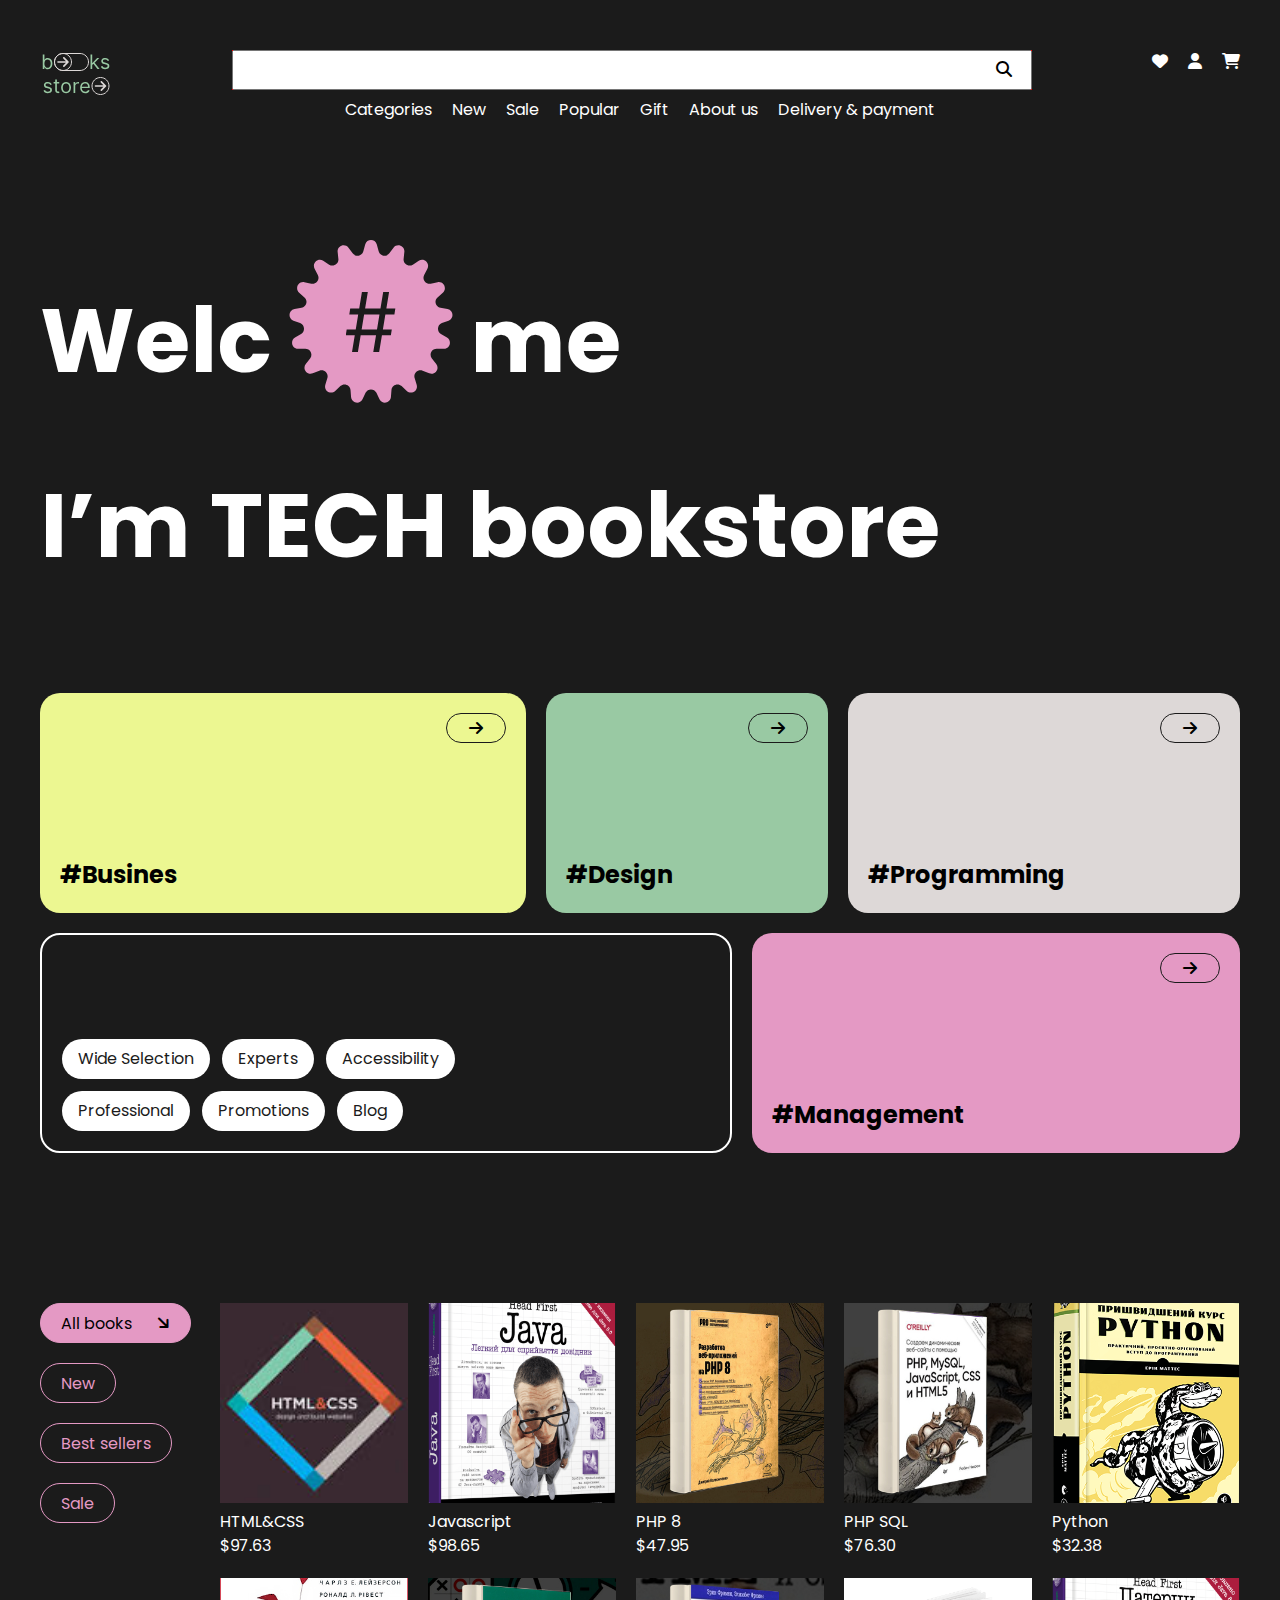
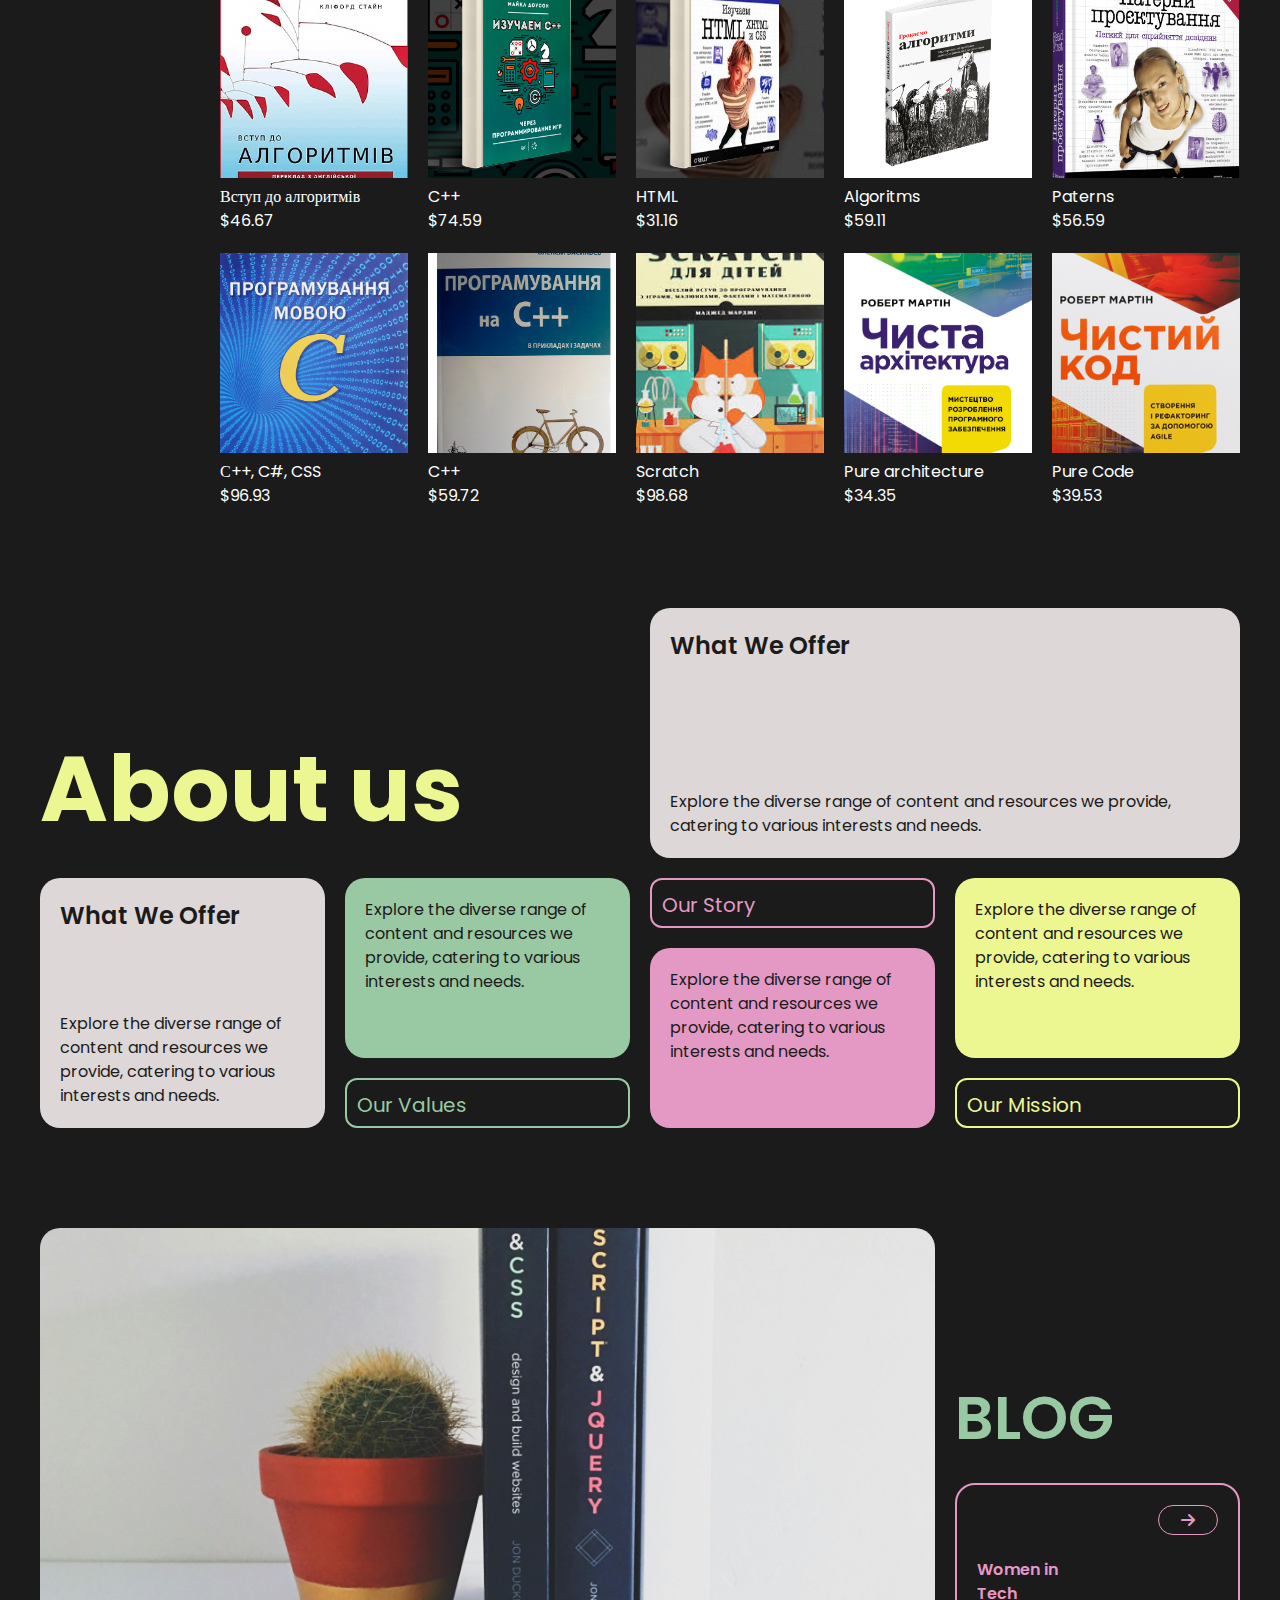
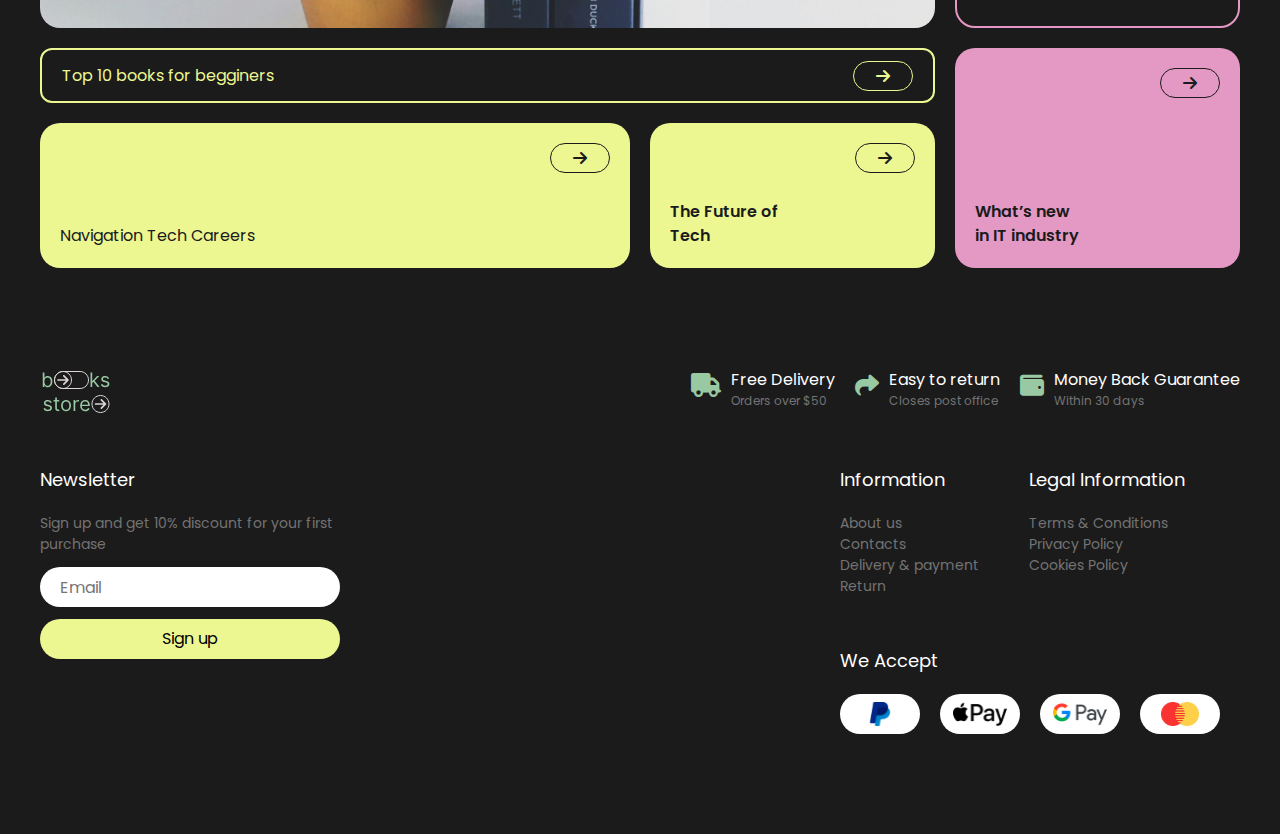
<file: index.html>
<!DOCTYPE html>
<html lang="en">

<head>
  <meta charset="UTF-8">
  <meta name="viewport" content="width=device-width, initial-scale=1.0">
  <title>Book Store</title>
  <link rel="stylesheet" href="css/navigation.css">
  <link rel="stylesheet" href="css/style.css">
  <link rel="stylesheet" href="css/reset.css">
  <link rel="stylesheet" href="https://cdnjs.cloudflare.com/ajax/libs/font-awesome/6.7.2/css/all.min.css">
</head>

<body>
  <div class="wrapper">
    <header class="header">
      <nav class="header__nav nav__container">
        <div class="nav__item nav__item__1">
          <img src="img/logo.svg" alt="" class="logo">
          <div class="search__panel">
            <input type="text" class="search__input" id="searchInput">
            <span class="search__btn">
              <i class="fa-solid fa-magnifying-glass"></i>
            </span>
          </div>
          <ul class="user__icon-menu">
            <li class="heart">
              <i class="fa-solid fa-heart"></i>
            </li>
            <li class="user__login">
              <i class="fa-solid fa-user"></i>
            </li>
            <li class="cart">
              <i class="fa-solid fa-cart-shopping"></i>
            </li>
          </ul>
        </div>
        <div class="nav__item nav__item__2">
          <ul class="menu">
            <li class="menu__list">Categories</li>
            <li class="menu__list">New</li>
            <li class="menu__list">Sale</li>
            <li class="menu__list">Popular</li>
            <li class="menu__list">Gift</li>
            <li class="menu__list">About us</li>
            <li class="menu__list">Delivery & payment</li>
          </ul>
        </div>
      </nav>
    </header>

    <main class="main">
      <div class="heading__container heading">
        <h1 class="heading__title">Welc
          <div class="heading__star">
            <img src="img/star.svg" alt="" class="star">
            <img src="img/hashtag.svg" alt="" class="hashtag">
          </div>
          me
        </h1>
        <h1 class="heading__title">I’m TECH bookstore</h1>
      </div>
      <div class="hero__container">

        <div class="tags-section__tag busines">
          <div class="arrow-block">
            <span class="arrow">
              <i class="fa-solid fa-arrow-right"></i>
            </span>
          </div>
          <h2 class="tags__title">#Busines</h2>
        </div>
        <div class="tags-section__tag design">
          <div class="arrow-block">
            <span class="arrow">
              <i class="fa-solid fa-arrow-right"></i>
            </span>
          </div>
          <h2 class="tags__title">#Design</h2>
        </div>
        <div class="tags-section__tag programming">
          <div class="arrow-block">
            <span class="arrow">
              <i class="fa-solid fa-arrow-right"></i>
            </span>
          </div>
          <h2 class="tags__title">#Programming</h2>
        </div>
        <div class="tags-section__tag extras">
          <div class="block"></div>
          <div class="extras__block">
            <div class="extras__item">Wide Selection</div>
            <div class="extras__item">Experts</div>
            <div class="extras__item">Accessibility</div>
            <div class="extras__item">Professional</div>
            <div class="extras__item">Promotions</div>
            <div class="extras__item">Blog</div>
          </div>
        </div>
        <div class="tags-section__tag management">
          <div class="arrow-block">
            <span class="arrow">
              <i class="fa-solid fa-arrow-right"></i>
            </span>
          </div>
          <h2 class="tags__title">#Management</h2>
        </div>
      </div>

      <div class="category__container category__grid">
        <div class="categories">
          <div class="product-category" data-target="cleanse">All books
            <span class="product__arrow">
              <i class="fa-solid fa-arrow-right"></i>
            </span>
          </div>
          <div class="product-category" data-target="exfoliate">New
            <span class="product__arrow">
              <i class="fa-solid fa-arrow-right"></i>
            </span>
          </div>
          <div class="product-category" data-target="hydrate">Best sellers
            <span class="product__arrow">
              <i class="fa-solid fa-arrow-right"></i>
            </span>
          </div>
          <div class="product-category" data-target="tone">Sale
            <span class="product__arrow">
              <i class="fa-solid fa-arrow-right"></i>
            </span>
          </div>
        </div>
        <section class="content-sections">
          <div class="content-section" id="cleanse">
            <article class="product-card product-card__01">
              <img src="img/book/programming/HTML&CSS.jpg" alt="" class="product-img">
              <p class="item">HTML&CSS</p>
              <p class="product-card__price">$55.00</p>
            </article>
            <article class="product-card product-card__02">
              <img src="img/book/programming/Java.png" alt="" class="product-img">
              <p class="item">Javascript</p>
              <p class="product-card__price">$55.00</p>
            </article>
            <article class="product-card product-card__03">
              <img src="img/book/programming/PHP 8.jpg" alt="" class="product-img">
              <p class="item">PHP 8</p>
              <p class="product-card__price">$55.00</p>
            </article>
            <article class="product-card product-card__01">
              <img src="img/book/programming/PHP SQL.jpg" alt="" class="product-img">
              <p class="item">PHP SQL</p>
              <p class="product-card__price">$55.00</p>
            </article>
            <article class="product-card product-card__02">
              <img src="img/book/programming/Python.png" alt="" class="product-img">
              <p class="item">Python</p>
              <p class="product-card__price">$55.00</p>
            </article>
            <article class="product-card product-card__03">
              <img src="img/book/programming/Vstup-do-algorytmiv.png" alt="" class="product-img">
              <p class="item">Вступ до алгоритмів</p>
              <p class="product-card__price">$55.00</p>
            </article>
            <article class="product-card product-card__04">
              <img src="img/book/programming/C++.jpg" alt="" class="product-img">
              <p class="item">C++</p>
              <p class="product-card__price">$55.00</p>
            </article>
            <article class="product-card product-card__05">
              <img src="img/book/programming/Вивчаємо HTML.jpg" alt="" class="product-img">
              <p class="item">HTML</p>
              <p class="product-card__price">$55.00</p>
            </article>
            <article class="product-card product-card__06">
              <img src="img/book/programming/Грокаємо алгоритми.png" alt="" class="product-img">
              <p class="item">Algoritms</p>
              <p class="product-card__price">$55.00</p>
            </article>
            <article class="product-card product-card__07">
              <img src="img/book/programming/патерни проектування.png" alt="" class="product-img">
              <p class="item">Paterns</p>
              <p class="product-card__price">$55.00</p>
            </article>
            <article class="product-card product-card__08">
              <img src="img/book/programming/програмування мовою С.jpg" alt="" class="product-img">
              <p class="item">С++, C#, CSS</p>
              <p class="product-card__price">$55.00</p>
            </article>
            <article class="product-card product-card__09">
              <img src="img/book/programming/програмування на С++.jpg" alt="" class="product-img">
              <p class="item">C++</p>
              <p class="product-card__price">$55.00</p>
            </article>
            <article class="product-card product-card__10">
              <img src="img/book/programming/скретч для дітей.jpg" alt="" class="product-img">
              <p class="item">Scratch</p>
              <p class="product-card__price">$55.00</p>
            </article>
            <article class="product-card product-card__11">
              <img src="img/book/programming/чиста архітектура.jpg" alt="" class="product-img">
              <p class="item">Pure architecture</p>
              <p class="product-card__price">$55.00</p>
            </article>
            <article class="product-card product-card__12">
              <img src="img/book/programming/чистий код.jpg" alt="" class="product-img">
              <p class="item">Pure Code</p>
              <p class="product-card__price">$55.00</p>
            </article>
          </div>
          <div class="content-section" id="exfoliate">
            <article class="product-card product-card__01">
              <img src="img/book/programming/Alghorithms.jpg" alt="" class="product-img">
              <p class="item">Alghorithms</p>
              <p class="product-card__price">$55.00</p>
            </article>
            <article class="product-card product-card__01">
              <img src="img/book/programming/Core Java.jpg" alt="" class="product-img">
              <p class="item">JS</p>
              <p class="product-card__price">$55.00</p>
            </article>
            <article class="product-card product-card__01">
              <img src="img/book/programming/C++ for dummies.jpg" alt="" class="product-img">
              <p class="item">C++</p>
              <p class="product-card__price">$55.00</p>
            </article>
            <article class="product-card product-card__01">
              <img src="img/book/programming/django in action.jpg" alt="" class="product-img">
              <p class="item">Django</p>
              <p class="product-card__price">$55.00</p>
            </article>
            <article class="product-card product-card__02">
              <img src="img/book/programming/Head first Python.jpg" alt="" class="product-img">
              <p class="item">Python</p>
              <p class="product-card__price">$55.00</p>
            </article>
            <article class="product-card product-card__03">
              <img src="img/book/programming/How AI Thinks.jpg" alt="" class="product-img">
              <p class="item">AI</p>
              <p class="product-card__price">$55.00</p>
            </article>
            <article class="product-card product-card__04">
              <img src="img/book/programming/JaVa.jpg" alt="" class="product-img">
              <p class="item">Javascript</p>
              <p class="product-card__price">$55.00</p>
            </article>
            <article class="product-card product-card__05">
              <img src="img/book/programming/javascript.jpg" alt="" class="product-img">
              <p class="item">Javascript</p>
              <p class="product-card__price">$55.00</p>
            </article>
            <article class="product-card product-card__06">
              <img src="img/book/programming/react in depth.jpg" alt="" class="product-img">
              <p class="item">RID</p>
              <p class="product-card__price">$55.00</p>
            </article>
            <article class="product-card product-card__07">
              <img src="img/book/programming/The art of computer programming.jpg" alt="" class="product-img">
              <p class="item">TAOCP</p>
              <p class="product-card__price">$55.00</p>
            </article>
            <article class="product-card product-card__08">
              <img src="img/book/programming/Python.png" alt="" class="product-img">
              <p class="item">Python</p>
              <p class="product-card__price">$55.00</p>
            </article>
            <article class="product-card product-card__09">
              <img src="img/book/programming/Pure coding.jpg" alt="" class="product-img">
              <p class="item">PC</p>
              <p class="product-card__price">$55.00</p>
            </article>
            <article class="product-card product-card__10">
              <img src="img/book/programming/програмування на С++.jpg" alt="" class="product-img">
              <p class="item">С++</p>
              <p class="product-card__price">$55.00</p>
            </article>
            <article class="product-card product-card__11">
              <img src="img/book/programming/book-01.jpg" alt="" class="product-img">
              <p class="item">Javascript</p>
              <p class="product-card__price">$55.00</p>
            </article>
            <article class="product-card product-card__12">
              <img src="img/book/programming/Ultrakill_cover.png" alt="" class="product-img">
              <p class="item">coding</p>
              <p class="product-card__price">$55.00</p>
            </article>
          </div>
          <div class="content-section" id="hydrate">
            <article class="product-card product-card__01">
              <img src="img/book/programming/shopping.webp" alt="" class="product-img">
              <p class="item">AI</p>
              <p class="product-card__price">$55.00</p>
            </article>
            <article class="product-card product-card__02">
              <img src="img/book/programming/shopping (1).webp" alt="" class="product-img">
              <p class="item">technology</p>
              <p class="product-card__price">$55.00</p>
            </article>
            <article class="product-card product-card__03">
              <img src="img/book/programming/shopping (2).webp" alt="" class="product-img">
              <p class="item">programming</p>
              <p class="product-card__price">$55.00</p>
            </article>
            <article class="product-card product-card__01">
              <img src="img/book/programming/shopping (3).webp" alt="" class="product-img">
              <p class="item">programming for kids</p>
              <p class="product-card__price">$55.00</p>
            </article>
            <article class="product-card product-card__02">
              <img src="img/book/programming/shopping (4).webp" alt="" class="product-img">
              <p class="item">Evo of PC</p>
              <p class="product-card__price">$55.00</p>
            </article>
            <article class="product-card product-card__03">
              <img src="img/book/programming/shopping (5).webp" alt="" class="product-img">
              <p class="item">About PC</p>
              <p class="product-card__price">$55.00</p>
            </article>
            <article class="product-card product-card__04">
              <img src="img/book/programming/shopping (6).webp" alt="" class="product-img">
              <p class="item">PC logik</p>
              <p class="product-card__price">$55.00</p>
            </article>
            <article class="product-card product-card__05">
              <img src="img/book/programming/shopping (7).webp" alt="" class="product-img">
              <p class="item">Roblox</p>
              <p class="product-card__price">$55.00</p>
            </article>
            <article class="product-card product-card__06">
              <img src="img/book/programming/shopping (8).webp" alt="" class="product-img">
              <p class="item">Minecraft</p>
              <p class="product-card__price">$55.00</p>
            </article>
            <article class="product-card product-card__07">
              <img src="img/book/programming/shopping (9).webp" alt="" class="product-img">
              <p class="item">Create personas</p>
              <p class="product-card__price">$55.00</p>
            </article>
            <article class="product-card product-card__08">
              <img src="img/book/programming/shopping (10).webp" alt="" class="product-img">
              <p class="item">PC science</p>
              <p class="product-card__price">$55.00</p>
            </article>
            <article class="product-card product-card__09">
              <img src="img/book/programming/shopping (11).webp" alt="" class="product-img">
              <p class="item">Python3</p>
              <p class="product-card__price">$55.00</p>
            </article>
            <article class="product-card product-card__10">
              <img src="img/book/programming/shopping (12).webp" alt="" class="product-img">
              <p class="item">JS</p>
              <p class="product-card__price">$55.00</p>
            </article>
            <article class="product-card product-card__11">
              <img src="img/book/programming/shopping (13).webp" alt="" class="product-img">
              <p class="item">language programming</p>
              <p class="product-card__price">$55.00</p>
            </article>
            <article class="product-card product-card__12">
              <img src="img/book/programming/Hotline_Miami_2_Wrong_Number_cover.png" alt="" class="product-img">
              <p class="item">programming</p>
              <p class="product-card__price">$55.00</p>
            </article>
          </div>
          <div class="content-section" id="tone">
            <article class="product-card product-card__01">
              <img src="img/book/programming/How AI Thinks.jpg" alt="" class="product-img">
              <p class="item">AI</p>
              <p class="product-card__price">$55.00</p>
            </article>
            <article class="product-card product-card__02">
              <img src="img/book/programming/HTML&CSS.jpg" alt="" class="product-img">
              <p class="item">HTML&CSS</p>
              <p class="product-card__price">$55.00</p>
            </article>
            <article class="product-card product-card__03">
              <img src="img/book/programming/JaVa.jpg" alt="" class="product-img">
              <p class="item">Javascript</p>
              <p class="product-card__price">$55.00</p>
            </article>
            <article class="product-card product-card__01">
              <img src="img/book/programming/Java.png" alt="" class="product-img">
              <p class="item">Javascript</p>
              <p class="product-card__price">$55.00</p>
            </article>
            <article class="product-card product-card__02">
              <img src="img/book/programming/javascript.jpg" alt="" class="product-img">
              <p class="item">Javascript</p>
              <p class="product-card__price">$55.00</p>
            </article>
            <article class="product-card product-card__03">
              <img src="img/book/programming/Core Java.jpg" alt="" class="product-img">
              <p class="item">Javascript</p>
              <p class="product-card__price">$55.00</p>
            </article>
            <article class="product-card product-card__04">
              <img src="img/book/programming/C++ for dummies.jpg" alt="" class="product-img">
              <p class="item">C++</p>
              <p class="product-card__price">$55.00</p>
            </article>
            <article class="product-card product-card__05">
              <img src="img/book/programming/C++.jpg" alt="" class="product-img">
              <p class="item">C++</p>
              <p class="product-card__price">$55.00</p>
            </article>
            <article class="product-card product-card__06">
              <img src="img/book/programming/Python.png" alt="" class="product-img">
              <p class="item">Python</p>
              <p class="product-card__price">$55.00</p>
            </article>
            <article class="product-card product-card__07">
              <img src="img/book/programming/python.jpg" alt="" class="product-img">
              <p class="item">PYTHON</p>
              <p class="product-card__price">$55.00</p>
            </article>
            <article class="product-card product-card__08">
              <img src="img/book/programming/react in depth.jpg" alt="" class="product-img">
              <p class="item">RID</p>
              <p class="product-card__price">$55.00</p>
            </article>
            <article class="product-card product-card__09">
              <img src="img/book/programming/shopping (10).webp" alt="" class="product-img">
              <p class="item">PC science</p>
              <p class="product-card__price">$55.00</p>
            </article>
            <article class="product-card product-card__10">
              <img src="img/book/programming/Pure coding.jpg" alt="" class="product-img">
              <p class="item">Coding</p>
              <p class="product-card__price">$55.00</p>
            </article>
            <article class="product-card product-card__11">
              <img src="img/book/programming/Ultrakill_cover.png" alt="" class="product-img">
              <p class="item">Coding</p>
              <p class="product-card__price">$55.00</p>
            </article>
            <article class="product-card product-card__12">
              <img src="img/book/programming/Hotline_Miami_2_Wrong_Number_cover.png" alt="" class="product-img">
              <p class="item">Python</p>
              <p class="product-card__price">$55.00</p>
            </article>
          </div>
        </section>

        <div class="about__grid about__container">
          <div class="about__element about-us__card--offer">
            <p class="element__name">What We Offer</p>
            <p class="element__text">Explore the diverse range of content and
              resources we provide, catering
              to various interests and needs.</p>
          </div>
          <div class="about__element about-us__card--value">
            <div class="about__element-block">Explore the diverse range of content
              and resources we provide,
              catering to various interests and needs.</div>
            <div class="our__element">our values</div>
          </div>
          <div class="about__element about-us__card--story">
            <div class="our__element">our story</div>
            <div class="about__element-block">Explore the diverse range of content
              and resources we provide,
              catering to various interests and needs.</div>
          </div>
          <div class="about__element about-us__card--mission">
            <div class="about__element-block">Explore the diverse range of content
              and resources we provide,
              catering to various interests and needs.</div>
            <div class="our__element">our mission</div>
          </div>
          <div class="about__element community">
            <p class="element__name">What We Offer</p>
            <p class="element__text">Explore the diverse range of content and
              resources we provide, catering
              to various interests and needs.</p>
          </div>
          <div class="about__element about_us">
            <h1 class="about__title">About us</h1>
          </div>
        </div>
      </div>
      <div class="blog__section blog__container">
        <div class="blog__item blog__item--1">
          <img src="img/blog book.jpg" alt="" class="blog__image">
          <div class="blog-section__tag begginers">
            Top 10 books for begginers
            <div class="arrow-block">
              <span class="arrow">
                <i class="fa-solid fa-arrow-right"></i>
              </span>
            </div>  
          </div>
          <div class="blog-section__tag navigation">
            <div class="arrow-block">
              <span class="arrow">
                <i class="fa-solid fa-arrow-right"></i>
              </span>
            </div>  
            Navigation Tech Careers
          </div>
          <div class="blog-section__tag future">
            <div class="arrow-block">
              <span class="arrow">
                <i class="fa-solid fa-arrow-right"></i>
              </span>
            </div>
            <p class="blog__section--text">The Future of Tech</p>  
          </div>
        </div>
        <div class="blog__item blog__item--2">
          <div class="blog__title">
            <p class="blog__title--text">BLOG</p>
          </div>
          <div class="blog-section__tag tech">
            <div class="arrow-block">
              <span class="arrow">
                <i class="fa-solid fa-arrow-right"></i>
              </span>
            </div> 
            <p class="blog__section--text">Women in Tech</p> 
          </div>
          <div class="blog-section__tag industry">
            <div class="arrow-block">
              <span class="arrow">
                <i class="fa-solid fa-arrow-right"></i>
              </span>
            </div>  
            <p class="blog__section--text">What’s new in IT industry</p>
          </div>
        </div>
      </div>
    </main>

    <footer class="footer">
      <div class="footer__container">
        <img src="img/logo.svg" alt="" class="logo">
        <ul class="advantages__list">
          <li class="advantages__item">
            <span class="advantages__icon"><i class="fa-solid fa-truck"></i></span>
            <div class="advantages__text">
              <p class="advantages__title">Free Delivery</p>
              <div class="advantages__small">Orders over $50</div>
            </div>
          </li>
          <li class="advantages__item">
            <span class="advantages__icon"><i class="fa-solid fa-share"></i></span>
            <div class="advantages__text">
              <p class="advantages__title">Easy to return</p>
              <div class="advantages__small">Closes post office</div>
            </div>
          </li>
          <li class="advantages__item">
            <span class="advantages__icon"><i class="fa-solid fa-wallet"></i></span>
            <div class="advantages__text">
              <p class="advantages__title">Money Back Guarantee</p>
              <div class="advantages__small">Within 30 days</div>
            </div>
          </li>
        </ul>
      </div>
      <nav class="footer__nav footer--nav__container">
        <div class="newsletter__block">
          <div class="newsletter__title">Newsletter</div>
          <p class="sign__up">Sign up and get 10% discount for your first purchase</p>
          <input type="email" placeholder="Email" class="newsletter__input"><button class="sign__up--btn">Sign up</button>
        </div>
        <div class="footer__menu--block">
          <ul class="footer__menu">
            <li class="footer__menu--title">Information</li>
            <li class="footer__menu--item">About us</li>
            <li class="footer__menu--item">Contacts</li>
            <li class="footer__menu--item">Delivery & payment</li>
            <li class="footer__menu--item">Return</li>
          </ul>
          <ul class="footer__menu">
            <li class="footer__menu--title">Legal Information</li>
            <li class="footer__menu--item">Terms & Conditions</li>
            <li class="footer__menu--item">Privacy Policy</li>
            <li class="footer__menu--item">Cookies Policy</li>
          </ul>
          <ul class="footer__menu">
            <li class="footer__menu--title">We Accept</li>
            <ul class="payment">
              <li class="footer__block">
                <img src="img/logo/paypal.svg" alt="" class="footer__image">
              </li>
              <li class="footer__block">
                <img src="img/logo/apple-pay.svg" alt="" class="footer__image">
              </li>
              <li class="footer__block">
                <img src="img/logo/google-pay.svg" alt="" class="footer__image">
              </li>
              <li class="footer__block">
                <img src="img/logo/card.svg" alt="" class="footer__image">
              </li>
            </ul>
          </ul>
        </div>
      </nav>
    </footer>
  </div>
  <script src="js/catalog.js"></script>
  <script src="js/arrow.js"></script>
</body>

</html>
</file>
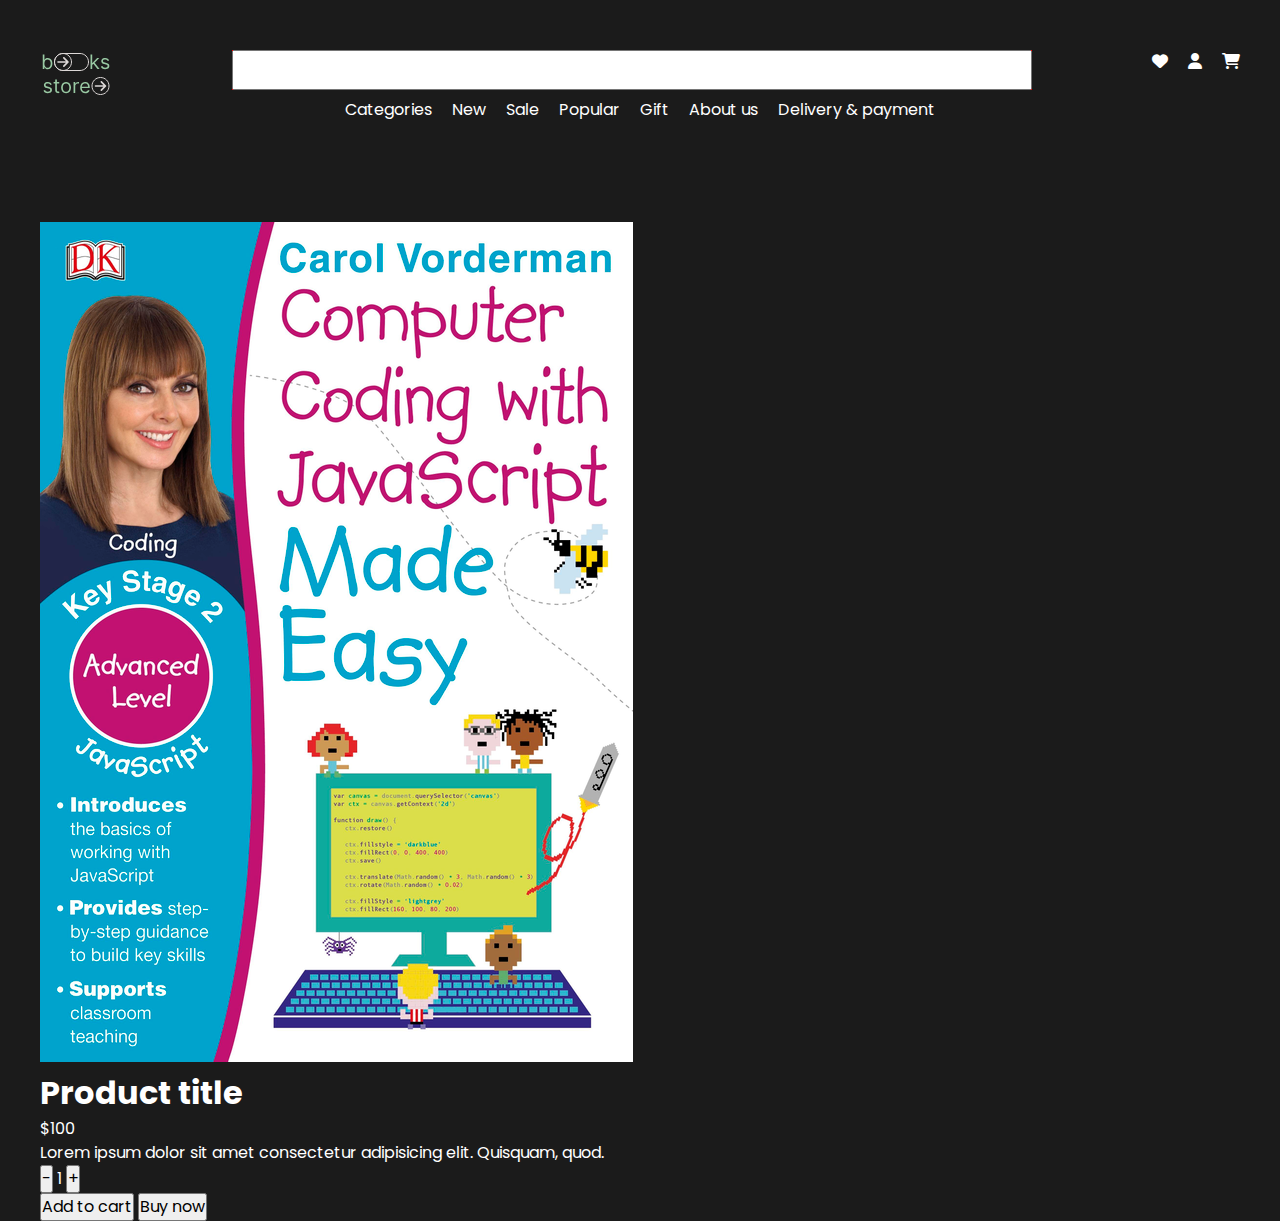
<file: product.html>
<!DOCTYPE html>
<html lang="en">
<head>
  <meta charset="UTF-8">
  <meta name="viewport" content="width=device-width, initial-scale=1.0">
  <title>Document</title>
  <link rel="stylesheet" href="css/navigation.css">
  <link rel="stylesheet" href="css/style.css">
  <link rel="stylesheet" href="css/reset.css">
  <link rel="stylesheet" href="https://cdnjs.cloudflare.com/ajax/libs/font-awesome/6.7.2/css/all.min.css">
</head>
<body>
  <div class="wrapper">
    <header class="header">
      <nav class="header__nav nav__container">
        <div class="nav__item nav__item__1">
          <img src="img/logo.svg" alt="" class="logo">
          <div class="search__panel">
            <input type="text" class="search__input">
            <span class="search__btn"></span>
          </div>
          <ul class="user__icon-menu">
            <li class="heart">
              <i class="fa-solid fa-heart"></i>
            </li>
            <li class="user__login">
              <i class="fa-solid fa-user"></i>
            </li>
            <li class="cart">
              <i class="fa-solid fa-cart-shopping"></i>
            </li>
          </ul>
        </div>
        <div class="nav__item nav__item__2">
          <ul class="menu">
            <li class="menu__list">Categories</li>
            <li class="menu__list">New</li>
            <li class="menu__list">Sale</li>
            <li class="menu__list">Popular</li>
            <li class="menu__list">Gift</li>
            <li class="menu__list">About us</li>
            <li class="menu__list">Delivery & payment</li>
          </ul>
        </div>
      </nav>
    </header>

    <main class="main">
      <div class="product__container">
        <div class="product__img">
          <img src="img/book/programming/book-01.jpg" alt="Product image">
        </div>
        <div class="product__info">
          <h1 class="product__title">Product title</h1>
          <p class="product__price" data-price="100">$100</p>
          <p class="product__description">Lorem ipsum dolor sit amet consectetur adipisicing elit. Quisquam, quod.</p>
          <div class="product__quantity">
            <button class="btn__quantity btn__decrease">-</button>
            <span class="quantity__number">1</span>
            <button class="btn__quantity btn__increase">+</button>
          </div>
          <div class="product__btn">
            <button class="btn__add">Add to cart</button>
            <button class="btn__buy">Buy now</button>
          </div>
        </div>
      </div>
      
    </main>
  </div>

  <script>
    // Знаходимо потрібні елементи
const priceElement = document.querySelector('.product__price');
const quantityElement = document.querySelector('.quantity__number');
const decreaseButton = document.querySelector('.btn__decrease');
const increaseButton = document.querySelector('.btn__increase');

// Базова ціна товару
const basePrice = parseInt(priceElement.dataset.price, 10);

// Оновлення ціни
function updatePrice() {
  const quantity = parseInt(quantityElement.textContent, 10);
  const totalPrice = basePrice * quantity;
  priceElement.textContent = `$${totalPrice}`;
}

// Додавання кількості
increaseButton.addEventListener('click', () => {
  let quantity = parseInt(quantityElement.textContent, 10);
  quantity++;
  quantityElement.textContent = quantity;
  updatePrice();
});

// Зменшення кількості
decreaseButton.addEventListener('click', () => {
  let quantity = parseInt(quantityElement.textContent, 10);
  if (quantity > 1) {
    quantity--;
    quantityElement.textContent = quantity;
    updatePrice();
  }
});

  </script>
</body>
</html>
</file>
<file: css/navigation.css>
[class *= "__container"] {
    width: 1200px;
    margin: 0 auto;
}

:root {
    --charcoal_black: #1B1B1B;
    --dark_gray: #737373;
    --pale_lime_yellow: #ECF791;
    --warm_light_gray: #DDD8D7;
    --mint_green: #99C9A3;
    --pale_olive: #F5F9D7;
    --medium_gray: #A8A7A7;
    --light_pink: #E499C4;
    --white: #fff;
}

.nav__item__1 {
    display: flex;
    justify-content: space-between;

    .search__panel {
        background: red;
        width: 800px;
        position: relative;
        height: 40px;
    }
    .search__input {
        display: block;
        width: 100%;
        height: 40px;
    }

    .search__btn {
        position: absolute;
        top: 50%;
        right: 20px;
        transform: translateY(-50%);
        color: #000;
    } 

    .user__icon-menu {
        display: flex;
        gap: 20px;
    }
}

.nav__item__2 {
    display: flex;
    justify-content: center;
    .menu {
        display: flex;
        gap: 20px;
    }
}
</file>
<file: css/style.css>
@import url('https://fonts.googleapis.com/css2?family=Poppins:ital,wght@0,100;0,200;0,300;0,400;0,500;0,600;0,700;0,800;0,900;1,100;1,200;1,300;1,400;1,500;1,600;1,700;1,800;1,900&display=swap');

:root {
  --charcoal_black: #1B1B1B;
  --dark_gray: #737373;
  --pale_lime_yellow: #ECF791;
  --warm_light_gray: #DDD8D7;
  --mint_green: #99C9A3;
  --pale_olive: #F5F9D7;
  --medium_gray: #A8A7A7;
  --light_pink: #E499C4;
  --white: #fff;
}

[class *= "container"] {
  width: 1200px;
  margin: 0 auto;
}

.wrapper {
  background: var(--charcoal_black);
  min-height: 100vh;
  padding-top: 50px;
  color: var(--white);
  font-family: "Poppins", serif;
}

.main {
  margin-top: 100px;
}

.heading__container {
  margin-bottom: 50px;
}

.heading__title {
  font-size: 90px;
  &:first-child {
      display: flex;
      align-items: center;
  }
  &:last-child {
      margin-bottom: 100px;
  }

}

.heading__star {
  position: relative;
  
  .hashtag {
      position: absolute;
      z-index: 10;
      top: 100px;
      left: 50%;
      transform: translate(-50%, -50%);
      height: 60px;
  }
}

.star {
  height: 200px;
  animation: star-rotate 15s linear infinite;
}

@keyframes star-rotate {
  0% {
      transform: rotate(0);
  }
  100% {
      transform: rotate(360deg);
  }
}

.hero__container {  
  display: flex;
  flex-wrap: wrap;
  gap: 20px;
}

.busines {
  width: 486px;
  background: var(--pale_lime_yellow);
}

.design {
  width: 282px;
  background: var(--mint_green);
}

.programming {
  width: 392px;
  background: var(--warm_light_gray);
}

.extras {
  width: 692px;
  border: 2px solid var(--white);
}

.extras__block {
  display: flex;
  flex-wrap: wrap;
  gap: 12px;
  width: 500px;
}

.extras__item {
  padding: 8px 16px   ;
  border-radius: 100px;
  background: var(--white);
  color: var(--charcoal_black);
}

.management {
  width: 488px;
  background: var(--light_pink);
}

.tags-section__tag {
  display: flex;
  flex-direction: column;
  justify-content: space-between;
  padding: 20px;
  border-radius: 20px;
  height: 220px;
  color: #000;
}

.arrow-block {
  text-align: right;
}

.arrow {
  border: 1px solid var(--charcoal_black);
  display: inline-block;
  height: 30px;
  width: 60px;
  text-align: center;
  line-height: 30px;
  overflow: hidden;
  border-radius: 100px;
}

.category__grid {
  display: grid;
  grid-template-columns: 180px auto;
  margin-top: 150px;
}

.categories {
  width: 180px;
}

.product-category {
  display: inline-block;
  cursor: pointer;
  margin-bottom: 20px;
  height: 40px;
  line-height: 40px;
  padding: 0 20px;
  border-radius: 100px;
  border: 1px solid var(--light_pink);
  color: var(--light_pink);
  &:last-child {
    margin-bottom: 0;
  }
}

.product__arrow i {
  margin-left: 20px;
  transform: rotate(45deg);
}

.content-section {
  display: grid;
  grid-template-columns: repeat(5, 1fr);
  gap: 20px;
}

.product-img {
  width: 100%;
  height: 200px;
  object-fit: cover;
}


#exfoliate,
#hydrate,
#tone {
  display: none;
}


.about__grid {  
  margin-bottom: 100px;
  margin-top: 100px;
  display: grid;
  grid-template-columns: 1fr 1fr 1fr 1fr 1fr 1fr 1fr 1fr;
  grid-template-rows: 1fr 1fr;
  gap: 20px;
  grid-auto-flow: row;
  grid-template-areas:
    "about_us about_us about_us about_us about-us__card--offer about-us__card--offer about-us__card--offer about-us__card--offer"
    "community community about-us__card--value about-us__card--value about-us__card--story about-us__card--story about-us__card--mission about-us__card--mission";
}

.about__element {
  height: 250px;
  display: flex;
  flex-direction: column;
  justify-content: space-between;
  /* border-radius: 20px; */
  color: var(--charcoal_black);
}

.element__name {
  font-size: 24px;
  font-weight: 600;
  margin-bottom: 20px;
}

.about_us { 
  grid-area: about_us; 
  font-size: 46px;
  color: var(--pale_lime_yellow);
  display: flex;
  justify-content: end;
}

.about-us__card--offer { 
  grid-area: about-us__card--offer; 
  background: var(--warm_light_gray);
  padding: 20px;
  border-radius: 20px;
}


.about-us__card--value { 
  grid-area: about-us__card--value; 

  .about__element-block {
    background: var(--mint_green);
  }

  .our__element {
    border: 2px solid var(--mint_green);
    color: var(--mint_green);
  }
}

.about-us__card--story { 
  grid-area: about-us__card--story; 
  .about__element-block {
    background: var(--light_pink);
  }

  .our__element {
    border: 2px solid var(--light_pink);
    color: var(--light_pink);
  }
  /* background: var(--warm_light_gray); */
}

.about-us__card--mission { 
  grid-area: about-us__card--mission; 
  .about__element-block {
    background: var(--pale_lime_yellow);
  }

  .our__element {
    border: 2px solid var(--pale_lime_yellow);
    color: var(--pale_lime_yellow);
  }
  /* background: var(--white); */
}

.community { 
  grid-area: community; 
  background: var(--warm_light_gray);
  padding: 20px;
  border-radius: 20px;
}

.about__element-block {
  height: 180px;
  padding: 20px;
  border-radius: 20px;  
}

.our__element {
  height: 50px;
  border-radius: 12px;
  font-size: 20px;
  line-height: 50px;
  padding-left: 10px;
  text-transform: capitalize;

}

.blog-grid {
  display: grid;
  grid-template-columns: repeat(3, 1fr);
  gap: 10px;
  max-width: 900px;
}

.blog-images {
  display: grid;
  grid-template-columns: repeat(2, 1fr);
  grid-column: span 2;
  gap: 10px;
}

.blog-images img {
  width: 100%;
  height: auto;
  border-radius: 10px;
}

.blog-title {
  font-size: 40px;
  color: #84cc8c;
  align-self: center;
  justify-self: start;
}

.blog-card {
  display: flex;
  align-items: center;
  justify-content: space-between;
  padding: 15px;
  border-radius: 10px;
  font-size: 18px;
  font-weight: bold;
  cursor: pointer;
}

.blog-card span {
  font-size: 20px;
}

.small {
  grid-column: span 1;
  padding: 10px;
  font-size: 16px;
}

.medium {
  grid-column: span 1;
}

.large {
  grid-column: span 2;
}

.pink {
  background-color: #d177aa;
  color: white;
}

.yellow {
  background-color: #eae871;
  color: black;
}

.blog__container {
  display: grid;
  grid-template-columns: 895px auto;
  gap: 20px;

  .arrow-block {
    height: 30px;
  }
}

.blog__image {
  height: 400px;
  width: 100%;
  object-fit: cover;
  border-radius: 20px;
}

.blog__item--1 {  
  display: grid;
  grid-template-columns: 1fr 1fr 1fr;
  grid-template-rows: 400px 55px 145px;
  gap: 20px;
  grid-auto-flow: row;
  grid-template-areas:
    "blog__image blog__image blog__image"
    "begginers begginers begginers"
    "navigation navigation future";
}

.blog__image { 
  grid-area: blog__image; 
}

.blog-section__tag {
  padding: 20px;
  border-radius: 20px;
}

.begginers { 
  grid-area: begginers; 
  display: flex;
  align-items: center;
  justify-content: space-between;  
  padding: 0 20px;
  border-radius: 12px;
  color: var(--pale_lime_yellow);
  border: 2px solid var(--pale_lime_yellow);
  .arrow {
    border-color: var(--pale_lime_yellow);
  }
}

.navigation { 
  grid-area: navigation;
  background: var(--pale_lime_yellow);
}

.future { 
  grid-area: future;
  background: var(--pale_lime_yellow); 
}

.future,
.navigation,
.tech,
.industry,
.blog-title {
  color: var(--charcoal_black);
  border-color: var(--charcoal_black);
  display: flex;
  flex-direction: column;
  justify-content: space-between;
}

.blog__item--2 {  
  display: grid;
  grid-template-columns: 1fr;
  grid-template-rows: auto 145px 220px;
  gap: 20px;
  grid-auto-flow: row;
  grid-template-areas:
    "blog__title"
    "tech"
    "industry";
}

.blog__title { 
  grid-area: blog__title; 
  font-size: 60px;
  font-weight: 600;
  color: var(--mint_green);
  position: relative;
}

.blog__title--text {
  position: absolute;
  left: 0;
  bottom: 0;
}

.tech { 
  grid-area: tech; 
  color: var(--light_pink);
  border: 2px solid var(--light_pink);
  .arrow {
    border-color: var(--light_pink);
  }
}

.industry { 
  grid-area: industry; 
  background: var(--light_pink);
  color: var(--charcoal_black);
}
 
.blog__section--text {
  width: 110px;
  font-weight: 600;
}



/* ---- footer start ---- */

.footer {
  margin-top: 100px;
}

.footer__container {
  display: flex;
  justify-content: space-between;
}

.advantages__list {
  display: flex;  
  gap: 20px;
}

.advantages__item {
  display: flex;
  gap: 10px;
}

.advantages__icon {
  font-size: 24px;
  color: var(--mint_green);
}

.advantages__small {
  font-size: 12px;
  color: var(--dark_gray);
}

.footer__nav {
  display: flex;
  justify-content: space-between;
  margin-top: 50px;
  padding-bottom: 100px;  
}

.footer__menu--block {
  display: flex;
  flex-wrap: wrap;
  width: 400px;
  gap: 50px;
}

.newsletter__block {
  width: 300px;
}

.newsletter__title,
.footer__menu--title {
  font-size: 18px;
  margin-bottom: 20px;
}

.sign__up,
.footer__menu--item {
  font-size: 14px;
  color: var(--dark_gray);
}

.newsletter__input {
  display: block;
  width: 100%;
  height: 40px;
  border-radius: 100px;
  outline: none;
  border: none;
  padding-left  : 20px;
  margin: 12px 0;
}

.sign__up--btn {
  display: block;
  width: 100%;
  height: 40px;
  border-radius: 100px;
  border: none;
  cursor: pointer;
  background: var(--pale_lime_yellow);
}

.footer__image {
  height: 24px;
}

.payment {
  display: flex;
  gap: 20px;
}

.footer__block {
  background: var(--white);
  width: 80px;
  display: flex;
  align-items: center;
  justify-content: center;  
  height: 40px;
  border-radius: 20px;
  transition: 300ms linear;
  cursor: pointer;
  &:hover {
    background: var(--mint_green);
  }
}
</file>
